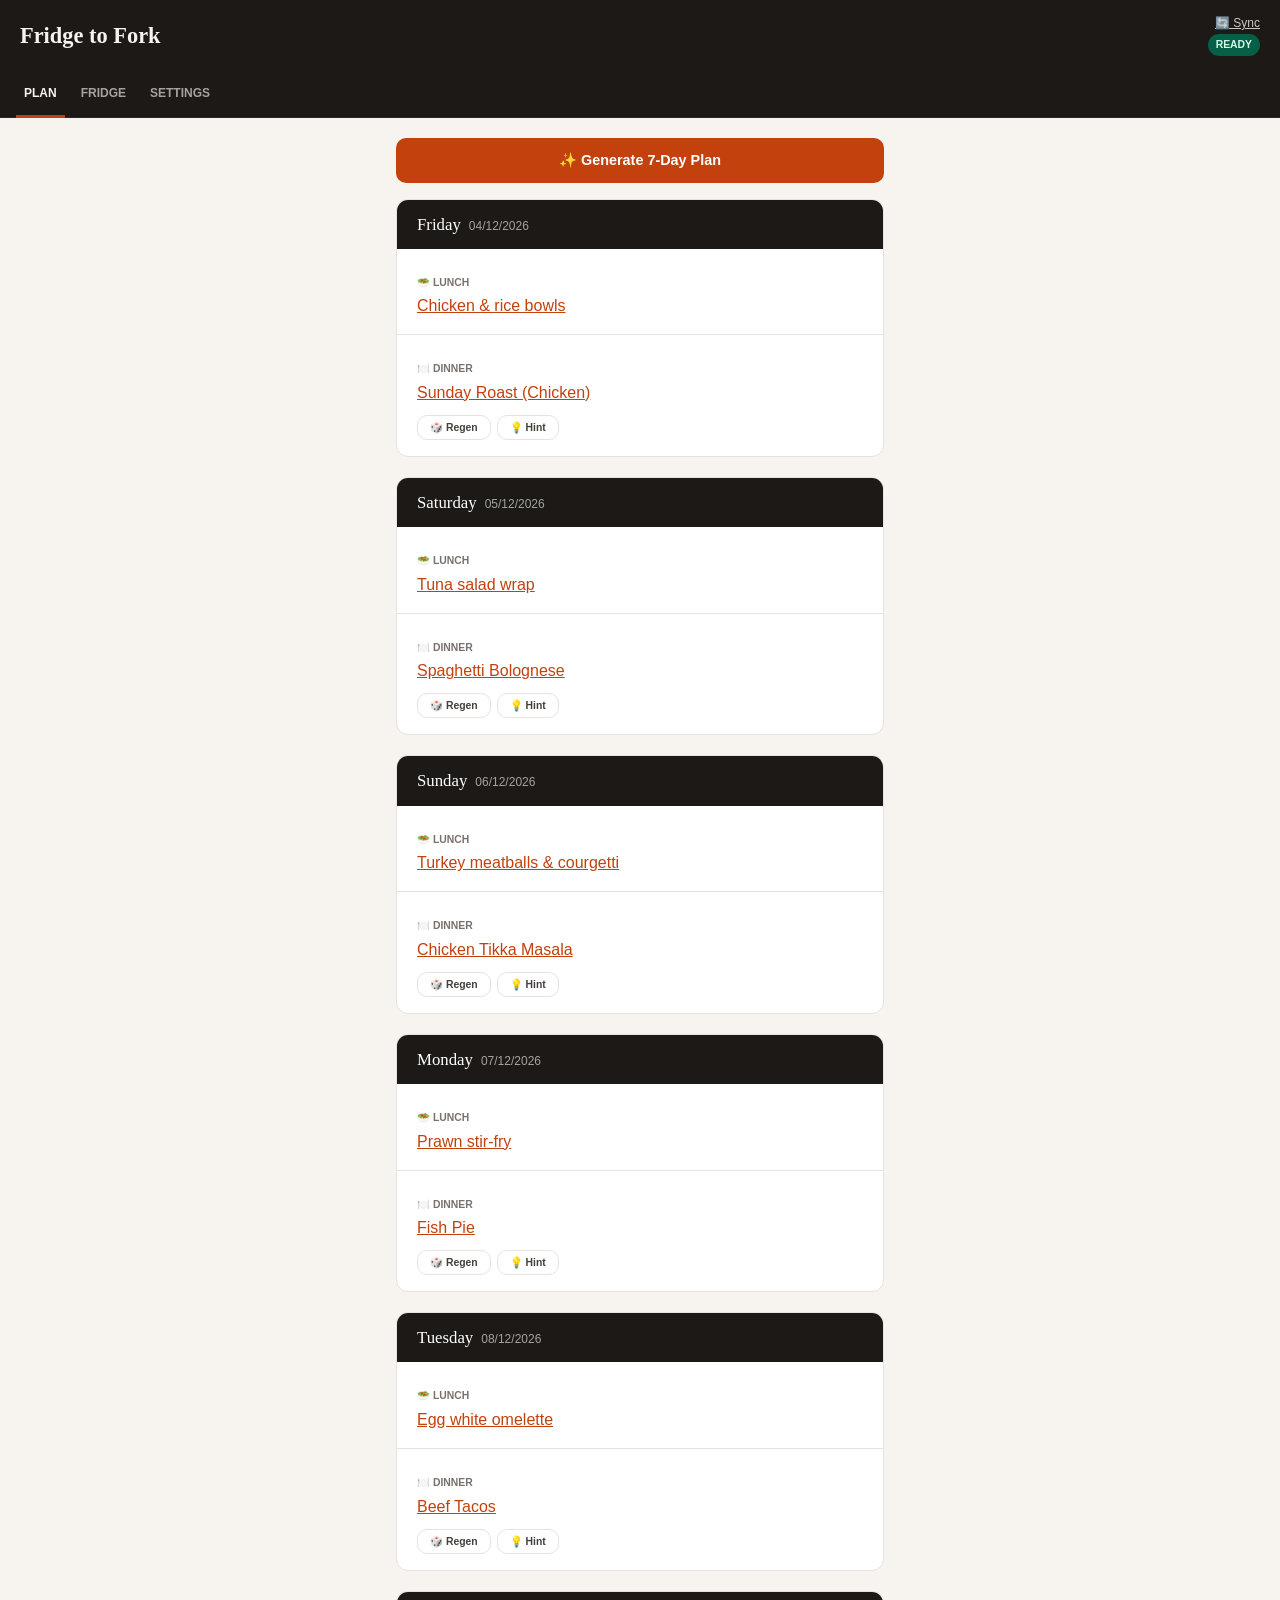
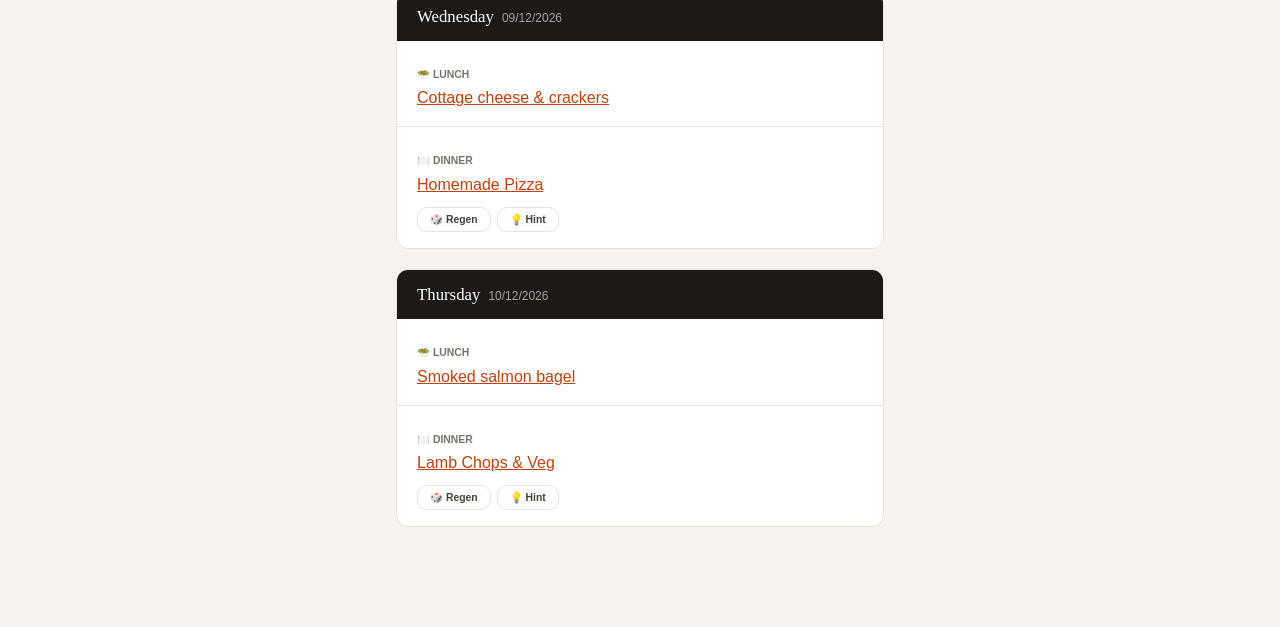
<file: index.html>
<!DOCTYPE html>
<html lang="en">
<head>
  <meta charset="UTF-8">
  <meta name="viewport" content="width=device-width, initial-scale=1.0">
  <title>Fridge to Fork</title>

  <style>
    :root {
      --cream:#F7F3EE; --ink:#1C1917; --accent:#C2410C;
      --border:#E7E2DC; --card:#FFFFFF; --radius:12px;
      --warn:#B91C1C; --soon:#D97706;
    }
    *{box-sizing:border-box;margin:0;padding:0;}
    body{font-family:'DM Sans',-apple-system,BlinkMacSystemFont,'Segoe UI',sans-serif;background:var(--cream);color:var(--ink);line-height:1.5;padding-bottom:60px;}

    header{background:var(--ink);color:var(--cream);padding:1rem 1.25rem;display:flex;justify-content:space-between;align-items:center;position:sticky;top:0;z-index:100;}
    header h1{font-family:Georgia,'Times New Roman',serif;font-size:1.4rem;}
    .hdr-r{display:flex;flex-direction:column;align-items:flex-end;gap:4px;}
    .sync-btn{background:none;border:none;color:var(--cream);cursor:pointer;font-size:0.75rem;opacity:0.8;text-decoration:underline;padding:0;}
    .sync-btn:disabled{opacity:0.4;cursor:default;}
    #status{font-size:0.65rem;font-weight:700;padding:3px 8px;border-radius:20px;text-transform:uppercase;}
    .status-ready{background:#065F46;color:#D1FAE5;}
    .status-busy{background:var(--accent);color:white;}

    .tabs{background:var(--ink);display:flex;padding:0 1rem;gap:0.5rem;border-bottom:1px solid #2C2927;position:sticky;top:56px;z-index:99;}
    .tab{font-size:0.75rem;font-weight:700;color:#A8A29E;padding:0.9rem 0.5rem;border:none;background:none;cursor:pointer;text-transform:uppercase;border-bottom:3px solid transparent;}
    .tab.active{color:var(--cream);border-bottom-color:var(--accent);}

    .view{display:none;padding:1.25rem 1rem;max-width:520px;margin:0 auto;}
    .view.active{display:block;}

    .card{background:var(--card);border:1px solid var(--border);border-radius:var(--radius);padding:1.25rem;margin-bottom:1.25rem;box-shadow:0 1px 4px rgba(0,0,0,0.04);}
    .card h2{margin-bottom:0.75rem;}

    label{display:block;font-size:0.65rem;font-weight:700;text-transform:uppercase;color:#78716C;margin:10px 0 4px;}
    input,select{width:100%;padding:0.7rem;border:1px solid var(--border);border-radius:8px;font-family:inherit;font-size:0.95rem;background:#FAFAFA;}
    input:focus,select:focus{outline:2px solid var(--accent);outline-offset:-1px;}
    .grid-2{display:grid;grid-template-columns:1fr 1fr;gap:10px;}

    .btn{width:100%;padding:0.85rem;border-radius:10px;border:none;font-family:inherit;font-weight:700;font-size:0.9rem;cursor:pointer;transition:opacity .15s,transform .1s;}
    .btn-p{background:var(--accent);color:white;}
    .btn-s{background:white;border:1px solid var(--border);color:#44403C;}
    .btn:active{transform:scale(0.98);opacity:0.9;}
    .btn:disabled{opacity:0.5;cursor:default;}

    .group-label{font-size:0.7rem;font-weight:700;text-transform:uppercase;color:#A8A29E;margin:1rem 0 0.4rem;}
    .ing-card{background:white;border:1px solid var(--border);border-radius:10px;margin-bottom:0.6rem;overflow:hidden;}
    .ing-row{display:flex;justify-content:space-between;align-items:center;padding:0.9rem 1rem;}
    .ing-info{flex:1;cursor:pointer;}
    .ing-info small{color:#71717A;font-size:0.8rem;}
    .del-btn{background:none;border:none;color:#A8A29E;font-size:1rem;cursor:pointer;padding:0 0 0 0.5rem;}
    .del-btn:hover{color:var(--warn);}
    .iep{padding:0.75rem 1rem 1rem;border-top:1px dashed var(--border);background:#FAFAFA;}

    .expiry-tag{font-weight:700;padding:1px 5px;border-radius:4px;font-size:0.65rem;}
    .expiry-critical{color:var(--warn);background:#FEE2E2;}
    .expiry-soon{color:var(--soon);background:#FEF3C7;}

    .plan-container{margin-top:1rem;}
    .day-card{background:white;border:1px solid var(--border);border-radius:12px;margin-bottom:1.25rem;overflow:hidden;}
    .day-h{background:var(--ink);color:white;padding:0.75rem 1.25rem;font-family:Georgia,'Times New Roman',serif;font-size:1.05rem;}
    .day-date{font-family:'DM Sans',sans-serif;font-size:0.75rem;opacity:0.6;margin-left:8px;}
    .m-box{padding:1rem 1.25rem;border-bottom:1px solid var(--border);}
    .m-box:last-child{border-bottom:none;}
    .meal-link{color:var(--accent);text-decoration:underline;cursor:pointer;font-weight:500;margin-top:4px;}
    .meal-actions{display:flex;gap:6px;margin-top:10px;}
    .action-btn{width:auto;font-size:0.65rem;padding:5px 12px;}

    .staple-input-group{display:flex;gap:8px;align-items:flex-end;}
    .staple-input-group input{margin-bottom:0;}
    .staple-input-group .btn{width:auto;padding:0.7rem 1rem;}
    .tag-container{display:flex;flex-wrap:wrap;gap:6px;margin-top:1rem;}
    .staple-tag{background:#E7E2DC;padding:5px 12px;border-radius:20px;font-size:0.8rem;display:flex;align-items:center;gap:6px;}
    .staple-tag span{cursor:pointer;color:#991B1B;font-weight:bold;}

    .recipe-overlay{position:fixed;top:0;left:0;width:100%;height:100%;background:white;z-index:2000;overflow-y:auto;padding:1.5rem 1rem;}
    .recipe-inner{max-width:560px;margin:0 auto;padding-bottom:60px;}
    .recipe-title{font-family:Georgia,'Times New Roman',serif;margin-bottom:1.25rem;font-size:1.6rem;}
    .recipe-body{line-height:1.7;color:#44403C;}
    .recipe-body p{margin-bottom:0.6rem;}
    .recipe-section{font-family:Georgia,'Times New Roman',serif;font-size:1.1rem;margin:1.5rem 0 0.6rem;color:var(--ink);border-bottom:1px solid var(--border);padding-bottom:0.3rem;}
    .ing-list{padding-left:1.2rem;margin-bottom:1rem;}
    .ing-list li{margin-bottom:0.4rem;}
    .method-list{padding-left:1.2rem;margin-bottom:1rem;}
    .method-step{margin-bottom:0.75rem;padding-left:0.3rem;}
    .chefs-tip-label{font-size:0.9rem;font-weight:700;margin:1.5rem 0 0.4rem;color:var(--accent);}
    .recipe-body .chefs-tip-label + p{background:#FFF7ED;border-left:3px solid var(--accent);padding:0.75rem 1rem;border-radius:0 8px 8px 0;}
  </style>
</head>
<body>

<header>
  <h1>Fridge to Fork</h1>
  <div class="hdr-r">
    <button id="syncBtn" class="sync-btn" onclick="syncNow()">🔄 Sync</button>
    <span id="status" class="status-ready">Ready</span>
  </div>
</header>

<nav class="tabs">
  <button class="tab active" id="t-plan" onclick="sh('plan')">Plan</button>
  <button class="tab" id="t-ings"  onclick="sh('ings')">Fridge</button>
  <button class="tab" id="t-set"   onclick="sh('set')">Settings</button>
</nav>

<!-- PLAN -->
<main id="v-plan" class="view active">
  <button class="btn btn-p" id="gBtn" onclick="generatePlan()">✨ Generate 7-Day Plan</button>
  <div id="pCont" class="plan-container"></div>
</main>

<!-- FRIDGE -->
<main id="v-ings" class="view">
  <section class="card">
    <h3 id="editor-title">Add Item</h3>
    <input type="hidden" id="edit-idx" value="-1">
    <label>Item Name</label>
    <input type="text" id="n" placeholder="e.g. Salmon Fillets">
    <div class="grid-2">
      <div><label>Qty</label><input type="number" id="q" value="1" min="0" step="any"></div>
      <div><label>Unit</label>
        <select id="u">
          <option>units</option><option>g</option><option>kg</option>
          <option>ml</option><option>l</option><option>packs</option>
        </select>
      </div>
    </div>
    <div class="grid-2">
      <div><label>Category</label>
        <select id="cat">
          <option>Protein</option><option>Veg</option><option>Dairy</option>
          <option>Carbs</option><option>Other</option>
        </select>
      </div>
      <div><label>Storage</label>
        <select id="store">
          <option>Fridge</option><option>Freezer</option><option>Pantry</option>
        </select>
      </div>
    </div>
    <label>Use By Date</label>
    <input type="date" id="ub">
    <div class="grid-2" style="margin-top:1rem;">
      <button class="btn btn-p" id="save-btn" onclick="saveItem()">Save to Fridge</button>
      <button class="btn btn-s" id="cancel-btn" onclick="resetForm()" style="display:none;">Cancel</button>
    </div>
  </section>
  <div id="iList"></div>
</main>

<!-- SETTINGS -->
<main id="v-set" class="view">
  <div class="card">
    <h2>My Staples</h2>
    <div class="staple-input-group">
      <input type="text" id="newStaple" placeholder="e.g. Olive Oil" onkeydown="if(event.key==='Enter')addStaple()">
      <button class="btn btn-p" onclick="addStaple()">Add</button>
    </div>
    <div id="stapleTags" class="tag-container"></div>
  </div>
  <div class="card">
    <h2>System Config</h2>
    <label>Gemini API Key</label>
    <input type="password" id="ak" placeholder="Paste key here">
    <label>Apps Script URL</label>
    <input type="text" id="su" placeholder="https://script.google.com/...">
    <button class="btn btn-p" style="margin-top:1rem;" onclick="saveCredentials()">Save Credentials</button>
  </div>
</main>

<script>
// ── STATE ──────────────────────────────────────────────────────────────────
const STATE_KEY = 'ftf_v3';
let state = { ings:[], staples:[], plan:{days:[]}, ak:'', su:'' };

(function load() {
  try {
    const s = localStorage.getItem(STATE_KEY);
    if (s) {
      const p = JSON.parse(s);
      state = {...state, ...p};
      if (!Array.isArray(state.staples)) state.staples = [];
      if (!Array.isArray(state.ings))    state.ings = [];
      if (!state.plan || !Array.isArray(state.plan.days)) state.plan = {days:[]};
    }
  } catch(e) { console.warn('State load error:', e); }
})();

function persist() { localStorage.setItem(STATE_KEY, JSON.stringify(state)); }

function normaliseDate(raw) {
  if (!raw) return '';
  if (/^\d{4}-\d{2}-\d{2}$/.test(raw)) return raw;
  if (/^\d{2}\/\d{2}\/\d{4}$/.test(raw)) {
    const [d,m,y] = raw.split('/'); return `${y}-${m}-${d}`;
  }
  try { const dt = new Date(raw); if (!isNaN(dt)) return dt.toISOString().split('T')[0]; } catch(_){}
  return '';
}

// ── RENDER ─────────────────────────────────────────────────────────────────
function renderFridge() {
  const list = document.getElementById('iList');
  if (!state.ings.length) {
    list.innerHTML = '<p style="text-align:center;color:#A8A29E;padding:2rem;">Fridge is empty.</p>';
    return;
  }
  const groups = {};
  state.ings.forEach((item,idx) => {
    const g = item.Storage || 'Fridge';
    if (!groups[g]) groups[g] = [];
    groups[g].push({item,idx});
  });
  list.innerHTML = Object.entries(groups).map(([g,entries]) => `
    <h4 class="group-label">${g}</h4>
    ${entries.map(({item,idx}) => {
      const exp = expiryTag(item['Use By']);
      return `<div class="ing-card">
        <div class="ing-row">
          <div class="ing-info" onclick="toggleEdit(${idx})">
            <strong>${item.Item}</strong><br>
            <small>${item.Qty} ${item.Unit||'units'}${item.Category?' · '+item.Category:''}${exp}</small>
          </div>
          <button class="del-btn" onclick="deleteItem(${idx})">✕</button>
        </div>
        <div id="ep-${idx}" class="iep" style="display:none;">
          <div class="grid-2">
            <div><label>Qty</label><input type="number" id="eq-${idx}" value="${item.Qty}" min="0" step="any"></div>
            <div><label>Unit</label><select id="eu-${idx}">${['units','g','kg','ml','l','packs'].map(u=>`<option${u===item.Unit?' selected':''}>${u}</option>`).join('')}</select></div>
          </div>
          <div class="grid-2">
            <div><label>Category</label><select id="ec-${idx}">${['Protein','Veg','Dairy','Carbs','Other'].map(c=>`<option${c===item.Category?' selected':''}>${c}</option>`).join('')}</select></div>
            <div><label>Storage</label><select id="es-${idx}">${['Fridge','Freezer','Pantry'].map(s=>`<option${s===item.Storage?' selected':''}>${s}</option>`).join('')}</select></div>
          </div>
          <label>Use By</label>
          <input type="date" id="eub-${idx}" value="${normaliseDate(item['Use By'])}">
          <button class="btn btn-p" style="margin-top:8px;" onclick="saveInlineEdit(${idx})">Update</button>
        </div>
      </div>`;
    }).join('')}
  `).join('');
}

function expiryTag(raw) {
  const d = normaliseDate(raw); if (!d) return '';
  const diff = Math.ceil((new Date(d) - new Date().setHours(0,0,0,0)) / 86400000);
  if (diff < 0)   return ' · <span class="expiry-tag expiry-critical">Expired</span>';
  if (diff === 0) return ' · <span class="expiry-tag expiry-critical">Today!</span>';
  if (diff <= 2)  return ` · <span class="expiry-tag expiry-critical">Exp ${diff}d</span>`;
  if (diff <= 5)  return ` · <span class="expiry-tag expiry-soon">Exp ${diff}d</span>`;
  return '';
}

function renderMealPlan() {
  const cont = document.getElementById('pCont');
  if (!state.plan?.days?.length) {
    cont.innerHTML = '<p style="text-align:center;color:#A8A29E;padding:2rem;">No plan yet — hit Generate above.</p>';
    return;
  }
  const today = new Date().setHours(0,0,0,0);
  const days = state.plan.days.filter(d => {
    const [dd,mm,yy] = d.date.split('/');
    return new Date(yy,mm-1,dd) >= today;
  }).sort((a,b) => {
    const [ad,am,ay]=a.date.split('/'), [bd,bm,by]=b.date.split('/');
    return new Date(ay,am-1,ad) - new Date(by,bm-1,bd);
  });
  if (!days.length) {
    cont.innerHTML = '<p style="text-align:center;color:#A8A29E;padding:2rem;">Plan has expired — generate a new one.</p>';
    return;
  }
  const esc = s => (s||'').replace(/'/g,"\\'");
  cont.innerHTML = days.map(d => `
    <div class="day-card">
      <div class="day-h">${d.day}<span class="day-date">${d.date}</span></div>
      <div class="m-box">
        <label>🥗 Lunch</label>
        <p class="meal-link" onclick="getRecipe('${esc(d.lunch)}')">${d.lunch||'—'}</p>
      </div>
      <div class="m-box">
        <label>🍽️ Dinner</label>
        <p class="meal-link" onclick="getRecipe('${esc(d.dinner)}')">${d.dinner||'—'}</p>
        <div class="meal-actions">
          <button class="btn btn-s action-btn" onclick="regenMeal('${d.date}')">🎲 Regen</button>
          <button class="btn btn-s action-btn" onclick="hintMeal('${d.date}')">💡 Hint</button>
        </div>
      </div>
    </div>`).join('');
}

function renderStapleTags() {
  document.getElementById('stapleTags').innerHTML = (state.staples||[]).map((s,i) => `
    <div class="staple-tag">${s}<span onclick="removeStaple(${i})">×</span></div>`).join('');
}

function setStatus(msg) {
  const el = document.getElementById('status');
  el.innerText = msg;
  el.className = msg === 'Ready' ? 'status-ready' : 'status-busy';
}

// ── NAVIGATION ─────────────────────────────────────────────────────────────
function sh(v) {
  document.querySelectorAll('.view,.tab').forEach(e=>e.classList.remove('active'));
  document.getElementById('v-'+v).classList.add('active');
  document.getElementById('t-'+v).classList.add('active');
  if (v==='ings')  renderFridge();
  if (v==='set')   renderStapleTags();
  if (v==='plan')  renderMealPlan();
}

// ── FRIDGE ACTIONS ─────────────────────────────────────────────────────────
function saveItem() {
  const name = document.getElementById('n').value.trim();
  if (!name) return alert('Give it a name.');
  const item = {
    Item: name,
    Qty:  document.getElementById('q').value,
    Unit: document.getElementById('u').value,
    Category: document.getElementById('cat').value,
    Storage:  document.getElementById('store').value,
    'Use By': document.getElementById('ub').value
  };
  const idx = parseInt(document.getElementById('edit-idx').value);
  if (idx === -1) state.ings.push(item); else state.ings[idx] = item;
  persist(); resetForm(); renderFridge(); pushAll();
}

function resetForm() {
  document.getElementById('edit-idx').value = '-1';
  document.getElementById('n').value = '';
  document.getElementById('q').value = '1';
  document.getElementById('ub').value = '';
  document.getElementById('editor-title').innerText = 'Add Item';
  document.getElementById('save-btn').innerText = 'Save to Fridge';
  document.getElementById('cancel-btn').style.display = 'none';
}

function toggleEdit(idx) {
  const p = document.getElementById('ep-'+idx);
  p.style.display = p.style.display === 'none' ? 'block' : 'none';
}

function saveInlineEdit(idx) {
  state.ings[idx] = { ...state.ings[idx],
    Qty:      document.getElementById('eq-'+idx).value,
    Unit:     document.getElementById('eu-'+idx).value,
    Category: document.getElementById('ec-'+idx).value,
    Storage:  document.getElementById('es-'+idx).value,
    'Use By': document.getElementById('eub-'+idx).value
  };
  persist(); renderFridge(); pushAll();
}

function deleteItem(idx) {
  if (confirm(`Delete "${state.ings[idx].Item}"?`)) {
    state.ings.splice(idx,1);
    persist(); renderFridge(); pushAll();
  }
}

// ── STAPLES ────────────────────────────────────────────────────────────────
function addStaple() {
  const v = document.getElementById('newStaple').value.trim();
  if (!v) return;
  if (state.staples.includes(v)) return alert('Already in your staples.');
  state.staples.push(v);
  document.getElementById('newStaple').value = '';
  persist(); renderStapleTags();
}

function removeStaple(idx) {
  state.staples.splice(idx,1);
  persist(); renderStapleTags();
}

// ── CREDENTIALS ────────────────────────────────────────────────────────────
function saveCredentials() {
  state.ak = document.getElementById('ak').value.trim();
  state.su = document.getElementById('su').value.trim();
  persist(); alert('Saved.');
}

// ── SYNC ───────────────────────────────────────────────────────────────────
async function syncNow() {
  if (!state.su) return alert('Add your Apps Script URL in Settings first.');
  setStatus('Syncing…');
  document.getElementById('syncBtn').disabled = true;
  try {
    const r = await fetch(state.su.trim() + '?t=' + Date.now(), {
      method: 'GET',
      credentials: 'omit',
      redirect: 'follow',
    });
    if (!r.ok) throw new Error('HTTP '+r.status);
    const d = await r.json();
    if (d.error) throw new Error(d.error);
    state.ings    = (d.ingredients||[]).map(i=>({...i,'Use By':normaliseDate(i['Use By'])}));
    state.staples = d.staples||[];
    if (d.plan && Array.isArray(d.plan.days)) state.plan = d.plan;
    persist(); renderFridge(); renderMealPlan(); renderStapleTags();
    setStatus('Ready');
  } catch(e) {
    alert('Sync failed: '+e.message);
    setStatus('Ready');
  }
  document.getElementById('syncBtn').disabled = false;
}

async function pushAll() {
  if (!state.su) return;
  setStatus('Saving…');
  try {
    await fetch(state.su.trim(), {method:'POST', mode:'no-cors', body: JSON.stringify({action:'pushAll',...state})});
  } catch(e) { console.error('Push failed:',e); }
  setStatus('Ready');
}

// ── AI ─────────────────────────────────────────────────────────────────────
const MODEL = 'gemini-3.1-flash-lite-preview';

async function gemini(prompt) {
  const r = await fetch(
    `https://generativelanguage.googleapis.com/v1beta/models/${MODEL}:generateContent?key=${state.ak}`,
    {method:'POST', headers:{'Content-Type':'application/json'},
     body: JSON.stringify({contents:[{parts:[{text:prompt}]}]})}
  );
  if (!r.ok) throw new Error('Gemini HTTP '+r.status);
  return r.json();
}

async function generatePlan() {
  if (!state.ak) return alert('Add your Gemini API Key in Settings first.');
  const btn = document.getElementById('gBtn');
  btn.disabled = true; btn.innerText = '⏳ Consulting Chef…';

  const today = new Date();
  const dates = Array.from({length:7}, (_,i) => {
    const d = new Date(today); d.setDate(today.getDate()+i);
    const dd = String(d.getDate()).padStart(2,'0');
    const mm = String(d.getMonth()+1).padStart(2,'0');
    const yyyy = d.getFullYear();
    const day = d.toLocaleDateString('en-GB',{weekday:'long'});
    return `${dd}/${mm}/${yyyy} (${day})`;
  }).join(', ');

  const prompt = `You are a meal planning assistant for a UK household.
LUNCH: Pete only: High volume, low calorie, centred on one protein. Keep it varied. Most of the time should be a cold protein and salad. no need to make this fancy, Pete loves salad.
DINNER: Family of 3 (2 adults, 1 girl aged 9). Must include a Sunday Roast on the Sunday. Family-friendly.
FRIDGE/FREEZER INVENTORY: ${state.ings.map(i=>`${i.Qty}${i.Unit} ${i.Item}`).join(', ')||'Nothing specific'}.
USER STAPLES: ${state.staples.join(', ')||'None'}.
UNIVERSAL PANTRY: Assume all standard UK pantry essentials available with regards to cupboard stock - dried herbs, flour, rice, pasta, etc. proteins will specifically be listed in the fridge/freezer inventory.
Plan meals for EXACTLY these 7 dates in order: ${dates}.
Use the exact date strings provided (DD/MM/YYYY format). Do not invent or change any dates.
Do not include meats/fish that are not explicitly on the list. 
Return ONLY valid JSON, no markdown fences:
{"days":[{"date":"DD/MM/YYYY","day":"Monday","lunch":"meal name","dinner":"meal name","used_ings":["item"]}]}`;

  try {
    const d = await gemini(prompt);
    const text = d.candidates[0].content.parts[0].text.replace(/```json|```/gi,'').trim();
    const parsed = JSON.parse(text);
    if (!parsed.days || parsed.days.length < 7) throw new Error('Gemini returned an incomplete plan — try again.');
    state.plan = parsed;
    persist(); renderMealPlan(); pushAll();
  } catch(e) { alert('Could not generate plan: ' + e.message); console.error(e); }
  btn.disabled = false; btn.innerText = '✨ Generate 7-Day Plan';
}

function renderMarkdown(md) {
  // Strip shopping list section entirely
  md = md.replace(/###\s*\*{0,2}Shopping List\*{0,2}[\s\S]*?(?=###|$)/gi, '');
  // Strip horizontal rules
  md = md.replace(/^---+$/gm, '');
  // Chef tip heading
  md = md.replace(/###\s*\*{0,2}Chef['\u2019]s Tip\*{0,2}\s*/gi, '<h4 class="chefs-tip-label">\u{1F468}\u200D\u{1F373} Chef\'s Tip</h4>');
  // H3 headings
  md = md.replace(/^###\s*\*{0,2}(.+?)\*{0,2}$/gm, '<h3 class="recipe-section">$1</h3>');
  // H2 headings
  md = md.replace(/^##\s+(.+)$/gm, '<h2 class="recipe-section">$1</h2>');
  // Bold
  md = md.replace(/\*\*(.+?)\*\*/g, '<strong>$1</strong>');
  // Numbered list items -> wrap in ol
  md = md.replace(/^\d+\.\s+(.+)$/gm, '<li class="method-step">$1</li>');
  md = md.replace(/(<li class="method-step">.*<\/li>\n?)+/g, m => '<ol class="method-list">' + m + '</ol>');
  // Bullet list items -> wrap in ul
  md = md.replace(/^\*\s+(.+)$/gm, '<li>$1</li>');
  md = md.replace(/(<li>.*<\/li>\n?)+/g, m => '<ul class="ing-list">' + m + '</ul>');
  // Remaining lines as paragraphs
  md = md.split('\n').map(line => {
    line = line.trim();
    if (!line) return '';
    if (line.startsWith('<')) return line;
    return '<p>' + line + '</p>';
  }).join('\n');
  return md;
}

async function getRecipe(meal) {
  if (!meal) return;
  const overlay = document.createElement('div');
  overlay.className = 'recipe-overlay'; overlay.id = 'recipe-overlay';
  overlay.innerHTML = `<div class="recipe-inner"><p style="text-align:center;padding:3rem;">⏳ Preparing ${meal}\u2026</p></div>`;
  document.body.appendChild(overlay);

  const prompt = `Write a clear, friendly recipe for "${meal}" using UK measurements.
Available: ${state.ings.map(i=>i.Item).join(', ')}. Staples: ${state.staples.join(', ')}.
Standard UK pantry available.
Include ingredients list and method only.
If the meal is a bit more adventurous or spicy, add a "safe" option to allow the 9 year old to have something a bit more familiar for her plate. it should be optional, but allow a concurrent meal to be prepped with less spicy/challenging flavours.
Tone: direct, warm, no fluff. Use markdown with ### headings and bullet/numbered lists.`;

  try {
    const d = await gemini(prompt);
    const text = d.candidates[0].content.parts[0].text;
    overlay.innerHTML = `
      <div class="recipe-inner">
        <h1 class="recipe-title">${meal}</h1>
        <div class="recipe-body">${renderMarkdown(text)}</div>
        <button class="btn btn-p" style="margin-top:2rem;" onclick="document.getElementById('recipe-overlay').remove()">\u2190 Back to Plan</button>
      </div>`;
  } catch(e) {
    overlay.innerHTML = `<div class="recipe-inner" style="text-align:center;">
      <p>Could not load recipe.</p>
      <button class="btn btn-p" onclick="document.getElementById('recipe-overlay').remove()">\u2190 Back</button>
    </div>`;
  }
}

async function regenMeal(date, hint='') {
  setStatus('Rerolling…');
  const prompt = `Suggest a new dinner for ${date} for a UK family of 3 (2 adults, 9yo girl).${hint?' Hint: '+hint:''}
Inventory: ${state.ings.map(i=>i.Item).join(', ')}. Standard UK pantry available.
Return ONLY valid JSON: {"dinner":"meal name","used_ings":["item"]}`;
  try {
    const d = await gemini(prompt);
    const text = d.candidates[0].content.parts[0].text.replace(/```json|```/gi,'').trim();
    const res = JSON.parse(text);
    const idx = state.plan.days.findIndex(x=>x.date===date);
    if (idx !== -1) {
      state.plan.days[idx].dinner    = res.dinner;
      state.plan.days[idx].used_ings = res.used_ings||[];
      persist(); renderMealPlan(); pushAll();
    }
  } catch(e) { alert('Could not regenerate meal.'); }
  setStatus('Ready');
}

function hintMeal(date) {
  const h = prompt('What are you thinking for this dinner?');
  if (h?.trim()) regenMeal(date, h.trim());
}

// ── INIT ───────────────────────────────────────────────────────────────────
document.getElementById('ak').value = state.ak||'';
document.getElementById('su').value = state.su||'';

// Demo data so the preview is useful without real credentials
if (!state.plan.days.length) {
  const today = new Date();
  const days = ['Sunday','Monday','Tuesday','Wednesday','Thursday','Friday','Saturday'];
  state.plan.days = Array.from({length:7}, (_,i) => {
    const d = new Date(today); d.setDate(today.getDate()+i);
    const dd = String(d.getDate()).padStart(2,'0');
    const mm = String(d.getMonth()+1).padStart(2,'0');
    const yyyy = d.getFullYear();
    return {
      date:`${dd}/${mm}/${yyyy}`, day:days[d.getDay()],
      lunch: ['Chicken & rice bowls','Tuna salad wrap','Turkey meatballs & courgetti','Prawn stir-fry','Egg white omelette','Cottage cheese & crackers','Smoked salmon bagel'][i],
      dinner: i===0?'Sunday Roast (Chicken)':['Spaghetti Bolognese','Chicken Tikka Masala','Fish Pie','Beef Tacos','Homemade Pizza','Lamb Chops & Veg'][i-1],
      used_ings:[]
    };
  });
  state.ings = [
    {Item:'Chicken Breasts',Qty:4,Unit:'units',Category:'Protein',Storage:'Fridge','Use By':'2025-05-05'},
    {Item:'Salmon Fillets',Qty:2,Unit:'units',Category:'Protein',Storage:'Freezer','Use By':''},
    {Item:'Whole Milk',Qty:2,Unit:'l',Category:'Dairy',Storage:'Fridge','Use By':'2025-05-04'},
    {Item:'Broccoli',Qty:1,Unit:'units',Category:'Veg',Storage:'Fridge','Use By':'2025-05-06'},
    {Item:'Basmati Rice',Qty:500,Unit:'g',Category:'Carbs',Storage:'Pantry','Use By':''},
    {Item:'Cheddar',Qty:200,Unit:'g',Category:'Dairy',Storage:'Fridge','Use By':'2025-05-10'},
  ];
  state.staples = ['Olive Oil','Salt','Pepper','Garlic','Onions','Eggs'];
}

sh('plan');
if (state.su) syncNow();
</script>
</body>
</html>
</file>
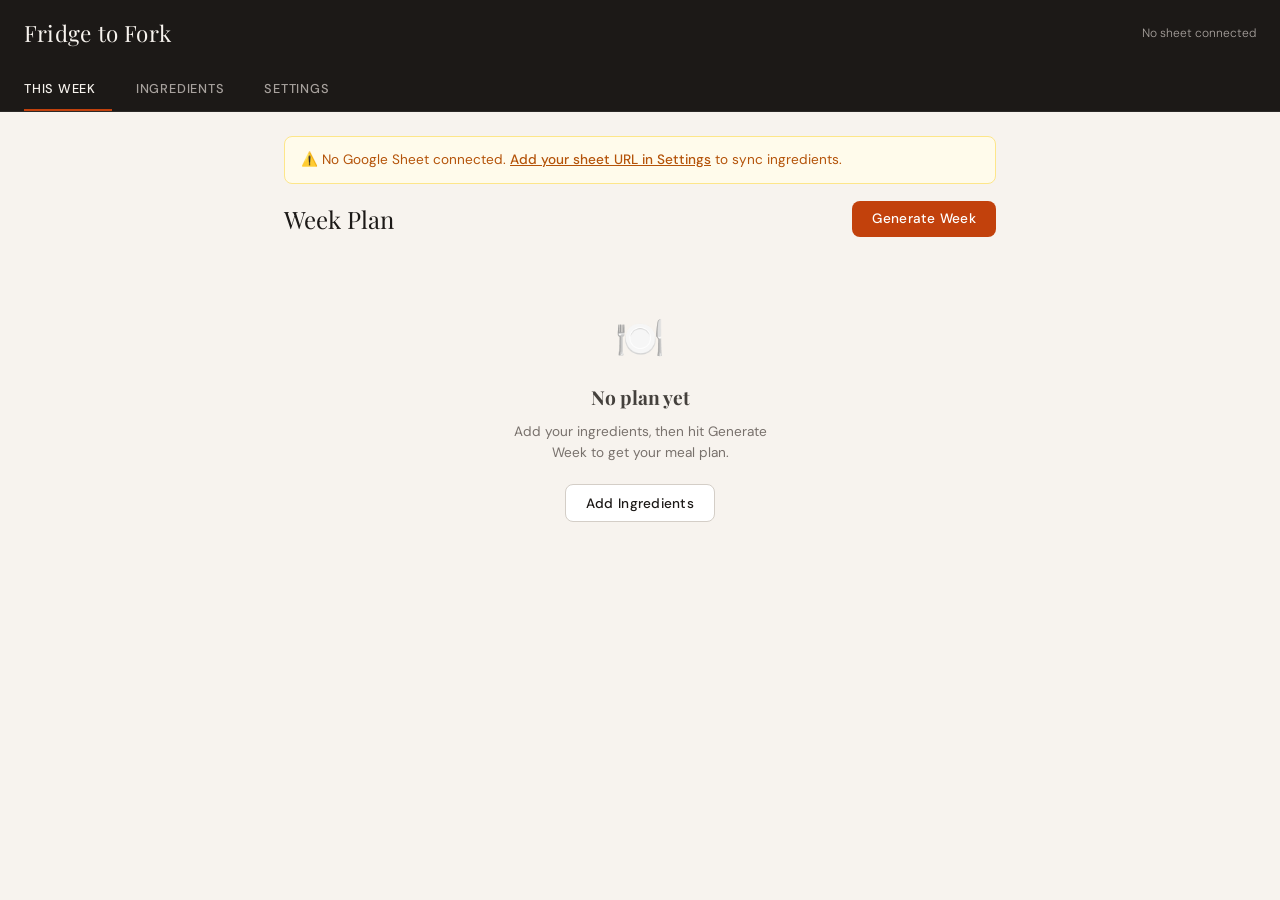
<file: fridge-to-fork.html>
<!DOCTYPE html>
<html lang="en">
<head>
<meta charset="UTF-8">
<meta name="viewport" content="width=device-width, initial-scale=1.0">
<title>Fridge to Fork</title>
<link href="https://fonts.googleapis.com/css2?family=Playfair+Display:wght@400;600&family=DM+Sans:wght@300;400;500&display=swap" rel="stylesheet">
<style>
  :root {
    --cream: #F7F3EE;
    --warm-white: #FDFAF7;
    --ink: #1C1917;
    --ink-soft: #44403C;
    --ink-muted: #78716C;
    --accent: #C2410C;
    --accent-soft: #FEF3EE;
    --accent-border: #FDBA99;
    --green: #15803D;
    --green-soft: #F0FDF4;
    --amber: #B45309;
    --amber-soft: #FFFBEB;
    --border: #E7E2DC;
    --border-strong: #D4CEC7;
    --card: #FFFFFF;
    --radius: 12px;
    --radius-sm: 8px;
  }

  * { box-sizing: border-box; margin: 0; padding: 0; }

  body {
    font-family: 'DM Sans', sans-serif;
    background: var(--cream);
    color: var(--ink);
    min-height: 100vh;
    font-size: 15px;
    line-height: 1.6;
  }

  h1, h2, h3, .display {
    font-family: 'Playfair Display', serif;
  }

  /* HEADER */
  header {
    background: var(--ink);
    color: var(--cream);
    padding: 1rem 1.5rem;
    display: flex;
    align-items: center;
    justify-content: space-between;
    position: sticky;
    top: 0;
    z-index: 100;
  }

  header h1 {
    font-size: 1.4rem;
    font-weight: 400;
    letter-spacing: 0.01em;
    color: var(--cream);
  }

  header span {
    font-size: 0.75rem;
    font-family: 'DM Sans', sans-serif;
    color: #A8A29E;
    font-weight: 300;
  }

  /* TABS */
  .tabs {
    background: var(--ink);
    display: flex;
    padding: 0 1.5rem;
    border-bottom: 1px solid #2C2927;
  }

  .tab {
    font-family: 'DM Sans', sans-serif;
    font-size: 0.8rem;
    font-weight: 500;
    letter-spacing: 0.06em;
    text-transform: uppercase;
    color: #A8A29E;
    padding: 0.75rem 1rem 0.75rem 0;
    margin-right: 1.5rem;
    border: none;
    background: none;
    cursor: pointer;
    border-bottom: 2px solid transparent;
    transition: color 0.2s, border-color 0.2s;
  }

  .tab.active {
    color: var(--cream);
    border-bottom-color: var(--accent);
  }

  /* VIEWS */
  .view { display: none; padding: 1.5rem; max-width: 760px; margin: 0 auto; }
  .view.active { display: block; }

  /* SETUP VIEW */
  .setup-card {
    background: var(--card);
    border: 1px solid var(--border);
    border-radius: var(--radius);
    padding: 1.25rem;
    margin-bottom: 1rem;
  }

  .setup-card h2 {
    font-size: 1.1rem;
    font-weight: 600;
    margin-bottom: 0.25rem;
  }

  .setup-card p {
    font-size: 0.85rem;
    color: var(--ink-muted);
    margin-bottom: 1rem;
  }

  .field-row {
    display: grid;
    grid-template-columns: 1fr 1fr;
    gap: 0.75rem;
    margin-bottom: 0.75rem;
  }

  .field-row.three { grid-template-columns: 2fr 1fr 1fr; }

  label {
    font-size: 0.75rem;
    font-weight: 500;
    letter-spacing: 0.04em;
    text-transform: uppercase;
    color: var(--ink-muted);
    display: block;
    margin-bottom: 0.3rem;
  }

  input[type="text"], input[type="date"], input[type="number"], select, textarea {
    width: 100%;
    padding: 0.5rem 0.75rem;
    border: 1px solid var(--border-strong);
    border-radius: var(--radius-sm);
    font-family: 'DM Sans', sans-serif;
    font-size: 0.9rem;
    background: var(--warm-white);
    color: var(--ink);
    transition: border-color 0.2s;
  }

  input:focus, select:focus, textarea:focus {
    outline: none;
    border-color: var(--accent);
  }

  textarea { resize: vertical; min-height: 70px; }

  /* INGREDIENT LIST */
  .ingredient-list { margin-top: 1rem; }

  .ingredient-item {
    display: flex;
    align-items: center;
    padding: 0.6rem 0.75rem;
    border: 1px solid var(--border);
    border-radius: var(--radius-sm);
    margin-bottom: 0.5rem;
    background: var(--warm-white);
    gap: 0.75rem;
    animation: fadeIn 0.2s ease;
  }

  @keyframes fadeIn { from { opacity: 0; transform: translateY(-4px); } to { opacity: 1; transform: translateY(0); } }

  .ingredient-item .name {
    font-weight: 500;
    font-size: 0.9rem;
    flex: 1;
  }

  .badge {
    font-size: 0.7rem;
    font-weight: 500;
    padding: 0.2rem 0.5rem;
    border-radius: 20px;
    white-space: nowrap;
  }

  .badge-fridge { background: #EFF6FF; color: #1D4ED8; }
  .badge-freezer { background: #F0F9FF; color: #0369A1; }
  .badge-cupboard { background: var(--amber-soft); color: var(--amber); }

  .expiry-soon { color: var(--accent); font-size: 0.8rem; font-weight: 500; }
  .expiry-ok { color: var(--ink-muted); font-size: 0.8rem; }

  .remove-btn {
    background: none;
    border: none;
    cursor: pointer;
    color: var(--ink-muted);
    font-size: 1rem;
    padding: 0.2rem;
    line-height: 1;
    transition: color 0.2s;
  }
  .remove-btn:hover { color: var(--accent); }

  /* BUTTONS */
  .btn {
    font-family: 'DM Sans', sans-serif;
    font-size: 0.85rem;
    font-weight: 500;
    padding: 0.6rem 1.25rem;
    border-radius: var(--radius-sm);
    border: none;
    cursor: pointer;
    transition: all 0.2s;
    letter-spacing: 0.02em;
  }

  .btn-primary {
    background: var(--accent);
    color: white;
  }
  .btn-primary:hover { background: #9A3412; }
  .btn-primary:disabled { background: #D4CEC7; color: var(--ink-muted); cursor: not-allowed; }

  .btn-secondary {
    background: var(--card);
    color: var(--ink);
    border: 1px solid var(--border-strong);
  }
  .btn-secondary:hover { background: var(--cream); }

  .btn-ghost {
    background: none;
    color: var(--ink-muted);
    border: 1px solid var(--border);
  }
  .btn-ghost:hover { background: var(--cream); color: var(--ink); }

  .btn-full { width: 100%; text-align: center; padding: 0.75rem; }

  /* PLAN VIEW */
  .week-header {
    display: flex;
    justify-content: space-between;
    align-items: center;
    margin-bottom: 1.25rem;
  }

  .week-header h2 { font-size: 1.5rem; font-weight: 400; }

  .alerts {
    background: #FFF7ED;
    border: 1px solid var(--accent-border);
    border-radius: var(--radius-sm);
    padding: 0.75rem 1rem;
    margin-bottom: 1rem;
    font-size: 0.85rem;
    color: var(--accent);
  }

  .alerts strong { display: block; font-weight: 500; margin-bottom: 0.25rem; }

  .day-card {
    background: var(--card);
    border: 1px solid var(--border);
    border-radius: var(--radius);
    margin-bottom: 1rem;
    overflow: hidden;
    animation: fadeIn 0.3s ease;
  }

  .day-header {
    display: flex;
    align-items: center;
    justify-content: space-between;
    padding: 0.75rem 1.25rem;
    background: var(--ink);
    color: var(--cream);
  }

  .day-header .day-name {
    font-family: 'Playfair Display', serif;
    font-size: 1rem;
    font-weight: 400;
  }

  .day-header .day-date {
    font-size: 0.75rem;
    color: #A8A29E;
  }

  .day-header .day-actions { display: flex; gap: 0.5rem; }

  .day-action-btn {
    font-size: 0.7rem;
    font-weight: 500;
    letter-spacing: 0.04em;
    padding: 0.25rem 0.6rem;
    border-radius: 20px;
    border: 1px solid #44403C;
    background: none;
    color: #A8A29E;
    cursor: pointer;
    transition: all 0.2s;
    font-family: 'DM Sans', sans-serif;
  }
  .day-action-btn:hover { border-color: #78716C; color: var(--cream); }
  .day-action-btn.meal-out { border-color: var(--accent); color: #FDBA99; }

  .meal-row {
    padding: 0.9rem 1.25rem;
    border-bottom: 1px solid var(--border);
    display: flex;
    gap: 1rem;
    align-items: flex-start;
  }
  .meal-row:last-child { border-bottom: none; }

  .meal-type-label {
    font-size: 0.65rem;
    font-weight: 500;
    letter-spacing: 0.07em;
    text-transform: uppercase;
    color: var(--ink-muted);
    min-width: 60px;
    padding-top: 0.1rem;
  }

  .meal-content { flex: 1; }

  .meal-name {
    font-weight: 500;
    font-size: 0.95rem;
    margin-bottom: 0.15rem;
  }

  .meal-desc {
    font-size: 0.82rem;
    color: var(--ink-muted);
    line-height: 1.5;
  }

  .meal-actions { display: flex; gap: 0.5rem; margin-top: 0.5rem; }

  .meal-btn {
    font-size: 0.72rem;
    font-weight: 500;
    padding: 0.25rem 0.6rem;
    border-radius: 20px;
    border: 1px solid var(--border-strong);
    background: var(--cream);
    color: var(--ink-soft);
    cursor: pointer;
    font-family: 'DM Sans', sans-serif;
    transition: all 0.2s;
  }
  .meal-btn:hover { background: var(--ink); color: var(--cream); border-color: var(--ink); }
  .meal-btn.recipe-btn { border-color: var(--accent-border); color: var(--accent); background: var(--accent-soft); }
  .meal-btn.recipe-btn:hover { background: var(--accent); color: white; }

  .meal-out-banner {
    padding: 1rem 1.25rem;
    text-align: center;
    color: var(--ink-muted);
    font-size: 0.9rem;
    font-style: italic;
  }

  /* MODAL */
  .modal-overlay {
    display: none;
    position: fixed;
    inset: 0;
    background: rgba(28,25,23,0.7);
    z-index: 200;
    align-items: flex-end;
    justify-content: center;
  }
  .modal-overlay.open { display: flex; }

  .modal {
    background: var(--warm-white);
    border-radius: var(--radius) var(--radius) 0 0;
    width: 100%;
    max-width: 760px;
    max-height: 85vh;
    overflow-y: auto;
    padding: 1.5rem;
    animation: slideUp 0.3s ease;
  }

  @keyframes slideUp { from { transform: translateY(40px); opacity: 0; } to { transform: translateY(0); opacity: 1; } }

  .modal-handle {
    width: 40px;
    height: 4px;
    background: var(--border-strong);
    border-radius: 2px;
    margin: 0 auto 1.25rem;
  }

  .modal h2 { font-size: 1.4rem; font-weight: 600; margin-bottom: 0.25rem; }
  .modal .modal-subtitle { color: var(--ink-muted); font-size: 0.85rem; margin-bottom: 1.25rem; }

  .recipe-section { margin-bottom: 1.25rem; }
  .recipe-section h3 { font-size: 0.75rem; font-weight: 500; letter-spacing: 0.07em; text-transform: uppercase; color: var(--ink-muted); margin-bottom: 0.5rem; border-bottom: 1px solid var(--border); padding-bottom: 0.4rem; }

  .recipe-section ul, .recipe-section ol { padding-left: 1.25rem; }
  .recipe-section li { font-size: 0.9rem; line-height: 1.7; color: var(--ink-soft); }
  .recipe-section p { font-size: 0.9rem; line-height: 1.7; color: var(--ink-soft); }

  .spice-toggle {
    display: flex;
    gap: 0.5rem;
    margin-bottom: 1rem;
  }
  .spice-btn {
    font-size: 0.75rem;
    font-weight: 500;
    padding: 0.3rem 0.75rem;
    border-radius: 20px;
    border: 1px solid var(--border-strong);
    background: var(--cream);
    color: var(--ink-muted);
    cursor: pointer;
    font-family: 'DM Sans', sans-serif;
    transition: all 0.2s;
  }
  .spice-btn.active { background: var(--accent); color: white; border-color: var(--accent); }

  /* LOADING */
  .loading {
    text-align: center;
    padding: 3rem 1rem;
    color: var(--ink-muted);
  }
  .loading .spinner {
    width: 32px;
    height: 32px;
    border: 2px solid var(--border-strong);
    border-top-color: var(--accent);
    border-radius: 50%;
    animation: spin 0.8s linear infinite;
    margin: 0 auto 1rem;
  }
  @keyframes spin { to { transform: rotate(360deg); } }
  .loading p { font-size: 0.9rem; font-style: italic; }

  /* EMPTY STATE */
  .empty-state {
    text-align: center;
    padding: 3rem 1rem;
    color: var(--ink-muted);
  }
  .empty-state .icon { font-size: 2.5rem; margin-bottom: 0.75rem; }
  .empty-state h3 { font-family: 'Playfair Display', serif; font-size: 1.2rem; color: var(--ink-soft); margin-bottom: 0.5rem; }
  .empty-state p { font-size: 0.85rem; max-width: 280px; margin: 0 auto 1.25rem; }

  /* SHEET CONFIG */
  .sheet-config {
    background: var(--amber-soft);
    border: 1px solid #FDE68A;
    border-radius: var(--radius-sm);
    padding: 0.75rem 1rem;
    margin-bottom: 1rem;
    font-size: 0.85rem;
    color: var(--amber);
  }
  .sheet-config a { color: var(--amber); font-weight: 500; }

  /* SETTINGS VIEW */
  .settings-field { margin-bottom: 1rem; }

  .tag-list { display: flex; flex-wrap: wrap; gap: 0.4rem; margin-top: 0.4rem; }
  .tag {
    font-size: 0.75rem;
    padding: 0.2rem 0.6rem;
    background: var(--cream);
    border: 1px solid var(--border-strong);
    border-radius: 20px;
    color: var(--ink-soft);
    display: flex;
    align-items: center;
    gap: 0.3rem;
  }
  .tag button { background: none; border: none; cursor: pointer; color: var(--ink-muted); font-size: 0.8rem; line-height: 1; }

  .section-title {
    font-family: 'Playfair Display', serif;
    font-size: 1.1rem;
    font-weight: 400;
    margin-bottom: 0.75rem;
    padding-bottom: 0.5rem;
    border-bottom: 1px solid var(--border);
  }

  .expiry-warning { color: var(--accent) !important; }
  .expiry-critical { color: #DC2626 !important; font-weight: 500; }

  @media (max-width: 480px) {
    .field-row { grid-template-columns: 1fr; }
    .field-row.three { grid-template-columns: 1fr 1fr; }
    header h1 { font-size: 1.1rem; }
  }
</style>
</head>
<body>

<header>
  <h1>Fridge to Fork</h1>
  <span id="sheetStatus">No sheet connected</span>
</header>

<div class="tabs">
  <button class="tab active" onclick="showView('plan')">This Week</button>
  <button class="tab" onclick="showView('ingredients')">Ingredients</button>
  <button class="tab" onclick="showView('settings')">Settings</button>
</div>

<!-- PLAN VIEW -->
<div id="view-plan" class="view active">
  <div id="sheetWarning" class="sheet-config" style="display:none">
    ⚠️ No Google Sheet connected. <a href="#" onclick="showView('settings'); return false;">Add your sheet URL in Settings</a> to sync ingredients.
  </div>

  <div id="alertsBanner" style="display:none" class="alerts">
    <strong>⚠️ Use these up this week</strong>
    <span id="alertsList"></span>
  </div>

  <div class="week-header">
    <h2>Week Plan</h2>
    <button class="btn btn-primary" id="generateBtn" onclick="generatePlan()">Generate Week</button>
  </div>

  <div id="planContent">
    <div class="empty-state">
      <div class="icon">🍽️</div>
      <h3>No plan yet</h3>
      <p>Add your ingredients, then hit Generate Week to get your meal plan.</p>
      <button class="btn btn-secondary" onclick="showView('ingredients')">Add Ingredients</button>
    </div>
  </div>
</div>

<!-- INGREDIENTS VIEW -->
<div id="view-ingredients" class="view">
  <div class="setup-card">
    <h2>Add Ingredient</h2>
    <p>Track what's in your fridge, freezer, and cupboards.</p>

    <div class="field-row three">
      <div>
        <label>Item name</label>
        <input type="text" id="iName" placeholder="e.g. Salmon fillets" />
      </div>
      <div>
        <label>Qty</label>
        <input type="number" id="iQty" placeholder="2" min="1" />
      </div>
      <div>
        <label>Storage</label>
        <select id="iStorage">
          <option value="fridge">Fridge</option>
          <option value="freezer">Freezer</option>
          <option value="cupboard">Cupboard</option>
        </select>
      </div>
    </div>

    <div class="field-row">
      <div>
        <label>Category</label>
        <select id="iCategory">
          <option value="protein-meat">Protein — Meat</option>
          <option value="protein-fish">Protein — Fish</option>
          <option value="protein-dairy">Protein — Dairy/Egg</option>
          <option value="veg">Veg</option>
          <option value="other">Other</option>
        </select>
      </div>
      <div>
        <label>Use by / Best before</label>
        <input type="date" id="iDate" />
      </div>
    </div>

    <div style="display:flex; gap:0.75rem; align-items:center;">
      <button class="btn btn-primary" onclick="addIngredient()">Add item</button>
      <button class="btn btn-ghost" onclick="loadFromSheet()">↓ Load from sheet</button>
    </div>
  </div>

  <div id="ingredientsList">
    <div class="empty-state" style="padding: 2rem 1rem;">
      <div class="icon">🥦</div>
      <h3>Nothing added yet</h3>
      <p>Add ingredients above, or load from your Google Sheet.</p>
    </div>
  </div>
</div>

<!-- SETTINGS VIEW -->
<div id="view-settings" class="view">
  <div class="setup-card">
    <h2>Google Sheet</h2>
    <p>Connect your ingredient spreadsheet. Set sharing to "Anyone with the link can edit".</p>
    <div class="settings-field">
      <label>Sheet URL</label>
      <input type="text" id="sheetUrl" placeholder="https://docs.google.com/spreadsheets/d/..." />
    </div>
    <button class="btn btn-primary" onclick="saveSheetUrl()">Save &amp; Test</button>
    <span id="sheetTestResult" style="margin-left:0.75rem; font-size:0.85rem;"></span>
  </div>

  <div class="setup-card">
    <h2>Gemini API Key</h2>
    <p>Get a free key from <a href="https://aistudio.google.com" target="_blank">aistudio.google.com</a> → Get API Key.</p>
    <div class="settings-field">
      <label>API Key</label>
      <input type="password" id="apiKey" placeholder="AIza..." />
    </div>
    <button class="btn btn-primary" onclick="saveApiKey()">Save key</button>
    <span id="apiTestResult" style="margin-left:0.75rem; font-size:0.85rem;"></span>
  </div>

  <div class="setup-card">
    <h2>Family profile</h2>
    <p>Helps the AI tailor meals to your household.</p>
    <div class="settings-field">
      <label>Spice tolerance — family</label>
      <select id="familySpice">
        <option value="mild">Mild (keep it safe for the wee one)</option>
        <option value="medium" selected>Medium (some flavour, nowt too wild)</option>
      </select>
    </div>
    <div class="settings-field">
      <label>Notes / preferences</label>
      <textarea id="familyNotes" placeholder="e.g. daughter won't eat mushrooms, wife is pescatarian on Mondays..."></textarea>
    </div>
    <button class="btn btn-primary" onclick="saveSettings()">Save settings</button>
  </div>

  <div class="setup-card">
    <h2>Cupboard staples</h2>
    <p>These are assumed always available — AI won't ask about them.</p>
    <div id="staplesList" class="tag-list" style="margin-bottom:0.75rem;"></div>
    <div style="display:flex; gap:0.5rem;">
      <input type="text" id="newStaple" placeholder="Add a staple..." style="flex:1;" onkeydown="if(event.key==='Enter')addStaple()" />
      <button class="btn btn-secondary" onclick="addStaple()">Add</button>
    </div>
  </div>
</div>

<!-- RECIPE MODAL -->
<div class="modal-overlay" id="recipeModal" onclick="closeModal(event)">
  <div class="modal">
    <div class="modal-handle"></div>
    <div id="modalContent">
      <div class="loading"><div class="spinner"></div><p>Fetching recipe...</p></div>
    </div>
  </div>
</div>

<!-- SWAP MODAL -->
<div class="modal-overlay" id="swapModal" onclick="closeModal(event)">
  <div class="modal">
    <div class="modal-handle"></div>
    <div id="swapContent">
      <div class="loading"><div class="spinner"></div><p>Finding alternatives...</p></div>
    </div>
  </div>
</div>

<script>
// ─── STATE ───────────────────────────────────────────────────
let state = {
  ingredients: [],
  plan: null,
  settings: {
    sheetUrl: '',
    apiKey: '',
    familySpice: 'medium',
    familyNotes: '',
    staples: ['pasta','rice','noodles','lentils','tinned tomatoes','tinned chickpeas','olive oil','butter','eggs','flour','bread','onions','garlic','potatoes','salt','pepper','cumin','paprika','oregano','thyme','rosemary','chilli flakes','soy sauce','stock cubes','mustard','honey','lemon','lime','vinegar','sugar']
  }
};

// ─── PERSIST ─────────────────────────────────────────────────
function save() { localStorage.setItem('ftf_state', JSON.stringify(state)); }
function load() {
  const d = localStorage.getItem('ftf_state');
  if (d) {
    const parsed = JSON.parse(d);
    state = { ...state, ...parsed };
    if (!state.settings.staples) state.settings.staples = [];
  }
}

// ─── INIT ────────────────────────────────────────────────────
load();
document.getElementById('sheetUrl').value = state.settings.sheetUrl || '';
document.getElementById('apiKey').value = state.settings.apiKey || '';
document.getElementById('familySpice').value = state.settings.familySpice || 'medium';
document.getElementById('familyNotes').value = state.settings.familyNotes || '';

// Set default date to today
const today = new Date();
document.getElementById('iDate').value = today.toISOString().split('T')[0];

renderIngredients();
renderPlan();
renderStaples();
updateSheetStatus();
checkAlerts();

// ─── VIEWS ───────────────────────────────────────────────────
function showView(name) {
  document.querySelectorAll('.view').forEach(v => v.classList.remove('active'));
  document.querySelectorAll('.tab').forEach(t => t.classList.remove('active'));
  document.getElementById('view-' + name).classList.add('active');
  document.querySelectorAll('.tab')[['plan','ingredients','settings'].indexOf(name)].classList.add('active');
}

// ─── SHEET ───────────────────────────────────────────────────
function extractSheetId(url) {
  const m = url.match(/\/spreadsheets\/d\/([a-zA-Z0-9-_]+)/);
  return m ? m[1] : null;
}

function updateSheetStatus() {
  const el = document.getElementById('sheetStatus');
  const warn = document.getElementById('sheetWarning');
  if (state.settings.sheetUrl && extractSheetId(state.settings.sheetUrl)) {
    el.textContent = 'Sheet connected';
    el.style.color = '#86EFAC';
    if (warn) warn.style.display = 'none';
  } else {
    el.textContent = 'No sheet connected';
    el.style.color = '#A8A29E';
    if (warn) warn.style.display = 'block';
  }
}

async function saveSheetUrl() {
  const url = document.getElementById('sheetUrl').value.trim();
  const result = document.getElementById('sheetTestResult');
  const id = extractSheetId(url);
  if (!id) { result.textContent = '✗ Invalid URL'; result.style.color = 'var(--accent)'; return; }
  result.textContent = 'Testing...'; result.style.color = 'var(--ink-muted)';
  try {
    const csvUrl = `https://docs.google.com/spreadsheets/d/${id}/export?format=csv`;
    const res = await fetch(csvUrl);
    if (res.ok) {
      state.settings.sheetUrl = url;
      save();
      updateSheetStatus();
      result.textContent = '✓ Connected!'; result.style.color = 'var(--green)';
    } else {
      result.textContent = `✗ Error ${res.status} — check sharing settings`; result.style.color = 'var(--accent)';
    }
  } catch(e) {
    result.textContent = '✗ Network error'; result.style.color = 'var(--accent)';
  }
}

async function loadFromSheet() {
  const id = extractSheetId(state.settings.sheetUrl);
  if (!id) { alert('Please add your sheet URL in Settings first.'); showView('settings'); return; }
  try {
    const res = await fetch(`https://docs.google.com/spreadsheets/d/${id}/export?format=csv`);
    if (!res.ok) { alert('Could not load sheet. Check sharing settings.'); return; }
    const text = await res.text();
    const rows = text.trim().split('\n').map(r => r.split(',').map(c => c.replace(/^"|"$/g, '').trim()));
    if (rows.length < 2) { alert('Sheet looks empty — add some ingredients first.'); return; }
    const header = rows[0].map(h => h.toLowerCase());
    const nameIdx = header.findIndex(h => h.includes('item') || h.includes('name'));
    const qtyIdx = header.findIndex(h => h.includes('qty') || h.includes('quant'));
    const storageIdx = header.findIndex(h => h.includes('storage'));
    const catIdx = header.findIndex(h => h.includes('cat'));
    const dateIdx = header.findIndex(h => h.includes('use') || h.includes('date') || h.includes('expir') || h.includes('best'));
    const usedIdx = header.findIndex(h => h.includes('used'));

    let added = 0;
    for (let i = 1; i < rows.length; i++) {
      const row = rows[i];
      if (!row[nameIdx] || row[nameIdx] === '') continue;
      if (usedIdx >= 0 && row[usedIdx] && row[usedIdx].toLowerCase() === 'yes') continue;
      const existing = state.ingredients.findIndex(ing => ing.name.toLowerCase() === row[nameIdx].toLowerCase());
      const ing = {
        id: existing >= 0 ? state.ingredients[existing].id : Date.now() + i,
        name: nameIdx >= 0 ? row[nameIdx] : 'Unknown',
        qty: qtyIdx >= 0 ? (parseInt(row[qtyIdx]) || 1) : 1,
        storage: storageIdx >= 0 ? (row[storageIdx].toLowerCase() || 'fridge') : 'fridge',
        category: catIdx >= 0 ? row[catIdx] : 'other',
        useBy: dateIdx >= 0 ? parseDate(row[dateIdx]) : '',
        used: false
      };
      if (existing >= 0) state.ingredients[existing] = ing;
      else { state.ingredients.push(ing); added++; }
    }
    save();
    renderIngredients();
    checkAlerts();
    alert(`Loaded from sheet! ${added} new item(s) added.`);
  } catch(e) {
    alert('Error loading sheet: ' + e.message);
  }
}

function parseDate(str) {
  if (!str) return '';
  const parts = str.split('/');
  if (parts.length === 3) {
    if (parts[2].length === 4) return `${parts[2]}-${parts[1].padStart(2,'0')}-${parts[0].padStart(2,'0')}`;
    return `${parts[0]}-${parts[1].padStart(2,'0')}-${parts[2].padStart(2,'0')}`;
  }
  return str;
}

async function writeBackToSheet() {
  const id = extractSheetId(state.settings.sheetUrl);
  if (!id) return;
  // Write via Apps Script would need a deployed script — for now we just keep local state
  // This is noted as a future enhancement
}

// ─── INGREDIENTS ─────────────────────────────────────────────
function addIngredient() {
  const name = document.getElementById('iName').value.trim();
  if (!name) { document.getElementById('iName').focus(); return; }
  const ing = {
    id: Date.now(),
    name,
    qty: parseInt(document.getElementById('iQty').value) || 1,
    storage: document.getElementById('iStorage').value,
    category: document.getElementById('iCategory').value,
    useBy: document.getElementById('iDate').value,
    used: false
  };
  state.ingredients.push(ing);
  save();
  renderIngredients();
  checkAlerts();
  document.getElementById('iName').value = '';
  document.getElementById('iQty').value = '';
  document.getElementById('iName').focus();
}

function removeIngredient(id) {
  state.ingredients = state.ingredients.filter(i => i.id !== id);
  save();
  renderIngredients();
  checkAlerts();
}

function daysUntil(dateStr) {
  if (!dateStr) return null;
  const diff = new Date(dateStr) - new Date();
  return Math.ceil(diff / (1000 * 60 * 60 * 24));
}

function renderIngredients() {
  const el = document.getElementById('ingredientsList');
  const active = state.ingredients.filter(i => !i.used);
  if (active.length === 0) {
    el.innerHTML = `<div class="empty-state" style="padding:2rem 1rem"><div class="icon">🥦</div><h3>Nothing added yet</h3><p>Add ingredients above, or load from your Google Sheet.</p></div>`;
    return;
  }
  const sorted = [...active].sort((a, b) => {
    const da = daysUntil(a.useBy), db = daysUntil(b.useBy);
    if (da === null && db === null) return 0;
    if (da === null) return 1;
    if (db === null) return -1;
    return da - db;
  });
  el.innerHTML = sorted.map(i => {
    const days = daysUntil(i.useBy);
    let expiryHtml = '';
    if (days !== null) {
      if (days < 0) expiryHtml = `<span class="expiry-critical">Expired!</span>`;
      else if (days === 0) expiryHtml = `<span class="expiry-warning">Use today</span>`;
      else if (days <= 3) expiryHtml = `<span class="expiry-warning">${days}d left</span>`;
      else expiryHtml = `<span class="expiry-ok">${days}d</span>`;
    }
    const badgeClass = i.storage === 'fridge' ? 'badge-fridge' : i.storage === 'freezer' ? 'badge-freezer' : 'badge-cupboard';
    return `<div class="ingredient-item">
      <div class="name">${i.name} <span style="color:var(--ink-muted);font-weight:300;">×${i.qty}</span></div>
      <span class="badge ${badgeClass}">${i.storage}</span>
      ${expiryHtml}
      <button class="remove-btn" onclick="removeIngredient(${i.id})" title="Remove">✕</button>
    </div>`;
  }).join('');
}

// ─── ALERTS ──────────────────────────────────────────────────
function checkAlerts() {
  const urgent = state.ingredients.filter(i => !i.used && daysUntil(i.useBy) !== null && daysUntil(i.useBy) <= 7 && daysUntil(i.useBy) >= 0);
  const banner = document.getElementById('alertsBanner');
  const list = document.getElementById('alertsList');
  if (urgent.length > 0) {
    banner.style.display = 'block';
    list.textContent = urgent.map(i => `${i.name} (${daysUntil(i.useBy)}d)`).join(', ');
  } else {
    banner.style.display = 'none';
  }
}

// ─── SETTINGS ────────────────────────────────────────────────
function saveApiKey() {
  state.settings.apiKey = document.getElementById('apiKey').value.trim();
  save();
  document.getElementById('apiTestResult').textContent = '✓ Saved';
  document.getElementById('apiTestResult').style.color = 'var(--green)';
}

function saveSettings() {
  state.settings.familySpice = document.getElementById('familySpice').value;
  state.settings.familyNotes = document.getElementById('familyNotes').value;
  save();
  alert('Settings saved!');
}

function renderStaples() {
  const el = document.getElementById('staplesList');
  el.innerHTML = state.settings.staples.map((s,i) => `<span class="tag">${s}<button onclick="removeStaple(${i})">✕</button></span>`).join('');
}

function addStaple() {
  const val = document.getElementById('newStaple').value.trim();
  if (!val) return;
  state.settings.staples.push(val.toLowerCase());
  save();
  renderStaples();
  document.getElementById('newStaple').value = '';
}

function removeStaple(idx) {
  state.settings.staples.splice(idx, 1);
  save();
  renderStaples();
}

// ─── PLAN GENERATION ─────────────────────────────────────────
async function generatePlan() {
  if (!state.settings.apiKey) {
    alert('Please add your Gemini API key in Settings first.');
    showView('settings');
    return;
  }
  const active = state.ingredients.filter(i => !i.used);
  if (active.length === 0) {
    alert('Add some ingredients first!');
    showView('ingredients');
    return;
  }

  document.getElementById('planContent').innerHTML = `<div class="loading"><div class="spinner"></div><p>Planning your week...</p></div>`;
  document.getElementById('generateBtn').disabled = true;

  const urgentItems = active.filter(i => daysUntil(i.useBy) !== null && daysUntil(i.useBy) <= 7);
  const nonUrgentItems = active.filter(i => daysUntil(i.useBy) === null || daysUntil(i.useBy) > 7);

  const prompt = `You are a meal planner for a Yorkshire family. Plan 7 days of meals.

HOUSEHOLD:
- Pete (solo lunch): healthy, eating clean, likes protein-focused assembly meals (cottage cheese, prawns, eggs, salad bowls). No cooking required for lunch — assembly only.
- Family dinner: Pete, his wife, and a 9-year-old daughter. Think Hello Fresh / Sorted Food style. Proper cooked meals.
- Sunday: always a traditional roast lunch. Note any leftovers that could be used in the week. Solo meal on Sunday is a big salad for dinner.
- Spice level: ${state.settings.familySpice}. Pete and wife can handle more heat — if a dish is spicy, suggest how to dial it up for the adults.
- Notes: ${state.settings.familyNotes || 'none'}

INGREDIENTS THAT MUST BE USED THIS WEEK (going off):
${urgentItems.length > 0 ? urgentItems.map(i => `- ${i.name} (×${i.qty}, ${i.storage}, use by: ${i.useBy})`).join('\n') : 'None urgent this week'}

OPTIONAL INGREDIENTS (can be used or left):
${nonUrgentItems.map(i => `- ${i.name} (×${i.qty}, ${i.storage}${i.useBy ? ', best before: '+i.useBy : ''})`).join('\n')}

CUPBOARD STAPLES (assume unlimited): ${state.settings.staples.join(', ')}

RULES:
1. Urgent items MUST appear in at least one meal this week
2. Solo lunch = assembly only, protein + salad/bowl format
3. Family dinner = proper cooked meal, recipe-worthy
4. Sunday lunch is always a roast — pick a protein from available ingredients
5. Keep it varied — no protein twice in a row if possible
6. If you need an ingredient you're unsure about, flag it with "CHECK: do you have X?"

Respond ONLY with valid JSON in this exact format:
{
  "days": [
    {
      "day": "Monday",
      "date": "2026-05-04",
      "soloMeal": {
        "name": "Meal name",
        "description": "Brief description",
        "ingredientsUsed": ["ingredient1"]
      },
      "familyMeal": {
        "name": "Meal name", 
        "description": "Brief description",
        "ingredientsUsed": ["ingredient1"],
        "checks": ["do you have X?"]
      }
    }
  ],
  "alerts": ["Any urgent notes about ingredients going off"],
  "leftovers": "Any leftover notes from the roast"
}`;

  try {
    const res = await fetch(`https://generativelanguage.googleapis.com/v1beta/models/gemini-1.5-flash:generateContent?key=${state.settings.apiKey}`, {
      method: 'POST',
      headers: { 'Content-Type': 'application/json' },
      body: JSON.stringify({
        contents: [{ parts: [{ text: prompt }] }],
        generationConfig: { temperature: 0.8, maxOutputTokens: 4000 }
      })
    });

    if (!res.ok) {
      const err = await res.json();
      throw new Error(err.error?.message || 'API error');
    }

    const data = await res.json();
    let text = data.candidates?.[0]?.content?.parts?.[0]?.text || '';
    text = text.replace(/```json\n?/g, '').replace(/```\n?/g, '').trim();
    const plan = JSON.parse(text);
    state.plan = plan;
    save();
    renderPlan();
    checkAlerts();
  } catch(e) {
    document.getElementById('planContent').innerHTML = `<div class="empty-state"><div class="icon">⚠️</div><h3>Something went wrong</h3><p>${e.message}</p><button class="btn btn-secondary" onclick="generatePlan()">Try again</button></div>`;
  }

  document.getElementById('generateBtn').disabled = false;
}

// ─── RENDER PLAN ─────────────────────────────────────────────
function renderPlan() {
  const el = document.getElementById('planContent');
  if (!state.plan) return;

  const days = state.plan.days || [];
  if (days.length === 0) { el.innerHTML = '<p style="color:var(--ink-muted);padding:2rem;text-align:center;">No plan data. Try regenerating.</p>'; return; }

  let html = '';

  if (state.plan.leftovers) {
    html += `<div class="alerts" style="background:var(--green-soft);border-color:#86EFAC;color:var(--green)"><strong>🍗 Roast leftovers</strong>${state.plan.leftovers}</div>`;
  }

  days.forEach((day, di) => {
    if (day.mealOut) {
      html += `<div class="day-card">
        <div class="day-header">
          <span class="day-name">${day.day}</span>
          <span class="day-date">${formatDate(day.date)}</span>
          <div class="day-actions">
            <button class="day-action-btn" onclick="toggleMealOut(${di})">↩ Back</button>
          </div>
        </div>
        <div class="meal-out-banner">🍽️ Meal out tonight — enjoy!</div>
      </div>`;
      return;
    }

    const checks = [...(day.soloMeal?.checks || []), ...(day.familyMeal?.checks || [])];
    html += `<div class="day-card">
      <div class="day-header">
        <span class="day-name">${day.day}</span>
        <span class="day-date">${formatDate(day.date)}</span>
        <div class="day-actions">
          <button class="day-action-btn" onclick="toggleMealOut(${di})">Meal out</button>
        </div>
      </div>
      ${checks.length > 0 ? `<div style="padding:0.5rem 1.25rem;background:var(--amber-soft);font-size:0.8rem;color:var(--amber);">❓ ${checks.join(' · ')}</div>` : ''}
      <div class="meal-row">
        <div class="meal-type-label">Solo lunch</div>
        <div class="meal-content">
          <div class="meal-name">${day.soloMeal?.name || '—'}</div>
          <div class="meal-desc">${day.soloMeal?.description || ''}</div>
          <div class="meal-actions">
            <button class="meal-btn recipe-btn" onclick="getRecipe(${di}, 'solo')">Get recipe</button>
            <button class="meal-btn" onclick="swapMeal(${di}, 'solo')">Swap</button>
          </div>
        </div>
      </div>
      <div class="meal-row">
        <div class="meal-type-label">Family dinner</div>
        <div class="meal-content">
          <div class="meal-name">${day.familyMeal?.name || '—'}</div>
          <div class="meal-desc">${day.familyMeal?.description || ''}</div>
          <div class="meal-actions">
            <button class="meal-btn recipe-btn" onclick="getRecipe(${di}, 'family')">Get recipe</button>
            <button class="meal-btn" onclick="swapMeal(${di}, 'family')">Swap</button>
          </div>
        </div>
      </div>
    </div>`;
  });

  el.innerHTML = html;
}

function formatDate(str) {
  if (!str) return '';
  const d = new Date(str);
  return d.toLocaleDateString('en-GB', { weekday: 'short', day: 'numeric', month: 'short' });
}

function toggleMealOut(dayIdx) {
  state.plan.days[dayIdx].mealOut = !state.plan.days[dayIdx].mealOut;
  save();
  renderPlan();
  checkExpiryAfterMealOut();
}

function checkExpiryAfterMealOut() {
  const mealOutDays = state.plan.days.filter(d => d.mealOut).length;
  if (mealOutDays > 0) {
    const urgent = state.ingredients.filter(i => !i.used && daysUntil(i.useBy) !== null && daysUntil(i.useBy) <= 7);
    if (urgent.length > 0) {
      const banner = document.getElementById('alertsBanner');
      banner.style.display = 'block';
      banner.querySelector('strong').textContent = `⚠️ Meal out flagged — check these don't go off`;
    }
  }
}

// ─── RECIPE ──────────────────────────────────────────────────
async function getRecipe(dayIdx, type) {
  const day = state.plan.days[dayIdx];
  const meal = type === 'solo' ? day.soloMeal : day.familyMeal;
  const isSolo = type === 'solo';

  document.getElementById('recipeModal').classList.add('open');
  document.getElementById('modalContent').innerHTML = `<div class="loading"><div class="spinner"></div><p>Writing up ${meal.name}...</p></div>`;

  const prompt = `Write a ${isSolo ? 'simple assembly-style (no cooking) solo lunch' : 'proper family dinner'} recipe for: ${meal.name}

Context: ${meal.description}
Ingredients available: ${(meal.ingredientsUsed || []).join(', ')}
Cupboard staples available: ${state.settings.staples.slice(0,15).join(', ')} and more
${!isSolo ? `Family: Pete, wife, 9-year-old daughter. Spice: ${state.settings.familySpice}.${state.settings.familyNotes ? ' Notes: ' + state.settings.familyNotes : ''}` : 'Just for Pete — clean eating, high protein, no cooking needed.'}

Respond ONLY with valid JSON:
{
  "name": "Recipe name",
  "serves": "${isSolo ? '1' : '3'}",
  "prepTime": "X mins",
  "cookTime": "${isSolo ? '0 mins' : 'X mins'}",
  "ingredients": ["200g salmon", "big handful rocket", ...],
  "steps": ["Step 1...", "Step 2...", ...],
  "spiceNote": "${!isSolo ? 'How to dial up heat for the adults (or empty string if not applicable)' : ''}",
  "tip": "One useful tip"
}`;

  try {
    const res = await fetch(`https://generativelanguage.googleapis.com/v1beta/models/gemini-1.5-flash:generateContent?key=${state.settings.apiKey}`, {
      method: 'POST',
      headers: { 'Content-Type': 'application/json' },
      body: JSON.stringify({
        contents: [{ parts: [{ text: prompt }] }],
        generationConfig: { temperature: 0.7, maxOutputTokens: 1500 }
      })
    });

    const data = await res.json();
    let text = data.candidates?.[0]?.content?.parts?.[0]?.text || '';
    text = text.replace(/```json\n?/g, '').replace(/```\n?/g, '').trim();
    const recipe = JSON.parse(text);
    renderRecipeModal(recipe, isSolo);
  } catch(e) {
    document.getElementById('modalContent').innerHTML = `<p style="color:var(--accent);padding:1rem;">Error getting recipe: ${e.message}</p><button class="btn btn-secondary" onclick="getRecipe(${dayIdx},'${type}')">Try again</button>`;
  }
}

function renderRecipeModal(recipe, isSolo) {
  document.getElementById('modalContent').innerHTML = `
    <h2>${recipe.name}</h2>
    <p class="modal-subtitle">${recipe.serves ? 'Serves '+recipe.serves+' · ' : ''}${recipe.prepTime || ''}${recipe.cookTime && recipe.cookTime !== '0 mins' ? ' · '+recipe.cookTime+' cook' : ''}</p>
    ${recipe.spiceNote ? `<div class="alerts" style="background:var(--accent-soft);border-color:var(--accent-border);color:var(--accent);margin-bottom:1rem;">🌶️ Spice it up: ${recipe.spiceNote}</div>` : ''}
    <div class="recipe-section">
      <h3>Ingredients</h3>
      <ul>${(recipe.ingredients || []).map(i => `<li>${i}</li>`).join('')}</ul>
    </div>
    <div class="recipe-section">
      <h3>${isSolo ? 'How to assemble' : 'Method'}</h3>
      <ol>${(recipe.steps || []).map(s => `<li>${s}</li>`).join('')}</ol>
    </div>
    ${recipe.tip ? `<div class="recipe-section"><h3>Tip</h3><p>${recipe.tip}</p></div>` : ''}
    <button class="btn btn-secondary btn-full" style="margin-top:1rem;" onclick="document.getElementById('recipeModal').classList.remove('open')">Close</button>
  `;
}

// ─── SWAP ────────────────────────────────────────────────────
async function swapMeal(dayIdx, type) {
  const day = state.plan.days[dayIdx];
  const meal = type === 'solo' ? day.soloMeal : day.familyMeal;
  const isSolo = type === 'solo';

  document.getElementById('swapModal').classList.add('open');
  document.getElementById('swapContent').innerHTML = `<div class="loading"><div class="spinner"></div><p>Finding alternatives...</p></div>`;

  const active = state.ingredients.filter(i => !i.used);
  const prompt = `Suggest 3 alternative ${isSolo ? 'solo lunch assembly' : 'family dinner'} meals to replace "${meal.name}" on ${day.day}.
Available ingredients: ${active.map(i => i.name).join(', ')}
Staples: ${state.settings.staples.slice(0,10).join(', ')}
${!isSolo ? `Family: Pete, wife, 9yo daughter. Spice: ${state.settings.familySpice}.` : 'Just Pete, clean eating, high protein, no cooking.'}

Respond ONLY with valid JSON:
{
  "alternatives": [
    {"name": "Meal name", "description": "Brief description", "ingredientsUsed": ["x","y"]},
    {"name": "Meal name", "description": "Brief description", "ingredientsUsed": ["x","y"]},
    {"name": "Meal name", "description": "Brief description", "ingredientsUsed": ["x","y"]}
  ]
}`;

  try {
    const res = await fetch(`https://generativelanguage.googleapis.com/v1beta/models/gemini-1.5-flash:generateContent?key=${state.settings.apiKey}`, {
      method: 'POST',
      headers: { 'Content-Type': 'application/json' },
      body: JSON.stringify({
        contents: [{ parts: [{ text: prompt }] }],
        generationConfig: { temperature: 0.9, maxOutputTokens: 800 }
      })
    });
    const data = await res.json();
    let text = data.candidates?.[0]?.content?.parts?.[0]?.text || '';
    text = text.replace(/```json\n?/g, '').replace(/```\n?/g, '').trim();
    const result = JSON.parse(text);
    renderSwapModal(result.alternatives, dayIdx, type);
  } catch(e) {
    document.getElementById('swapContent').innerHTML = `<p style="color:var(--accent);">Error: ${e.message}</p>`;
  }
}

function renderSwapModal(alternatives, dayIdx, type) {
  document.getElementById('swapContent').innerHTML = `
    <h2>Swap meal</h2>
    <p class="modal-subtitle">Pick an alternative for ${state.plan.days[dayIdx].day}</p>
    ${alternatives.map((alt, i) => `
      <div style="background:var(--cream);border:1px solid var(--border);border-radius:var(--radius-sm);padding:0.9rem 1rem;margin-bottom:0.75rem;cursor:pointer;" onclick="confirmSwap(${dayIdx},'${type}',${i})" id="alt-${i}">
        <div style="font-weight:500;font-size:0.95rem;margin-bottom:0.2rem;">${alt.name}</div>
        <div style="font-size:0.82rem;color:var(--ink-muted);">${alt.description}</div>
      </div>
    `).join('')}
    <button class="btn btn-ghost btn-full" style="margin-top:0.5rem;" onclick="document.getElementById('swapModal').classList.remove('open')">Cancel</button>
  `;
  // Store alternatives temporarily
  window._swapAlts = alternatives;
}

function confirmSwap(dayIdx, type, altIdx) {
  const alt = window._swapAlts[altIdx];
  if (type === 'solo') state.plan.days[dayIdx].soloMeal = alt;
  else state.plan.days[dayIdx].familyMeal = alt;
  save();
  renderPlan();
  document.getElementById('swapModal').classList.remove('open');
}

// ─── MODAL ───────────────────────────────────────────────────
function closeModal(e) {
  if (e.target === e.currentTarget) {
    document.getElementById('recipeModal').classList.remove('open');
    document.getElementById('swapModal').classList.remove('open');
  }
}

document.addEventListener('keydown', e => {
  if (e.key === 'Escape') {
    document.getElementById('recipeModal').classList.remove('open');
    document.getElementById('swapModal').classList.remove('open');
  }
});
</script>
</body>
</html>
</file>
